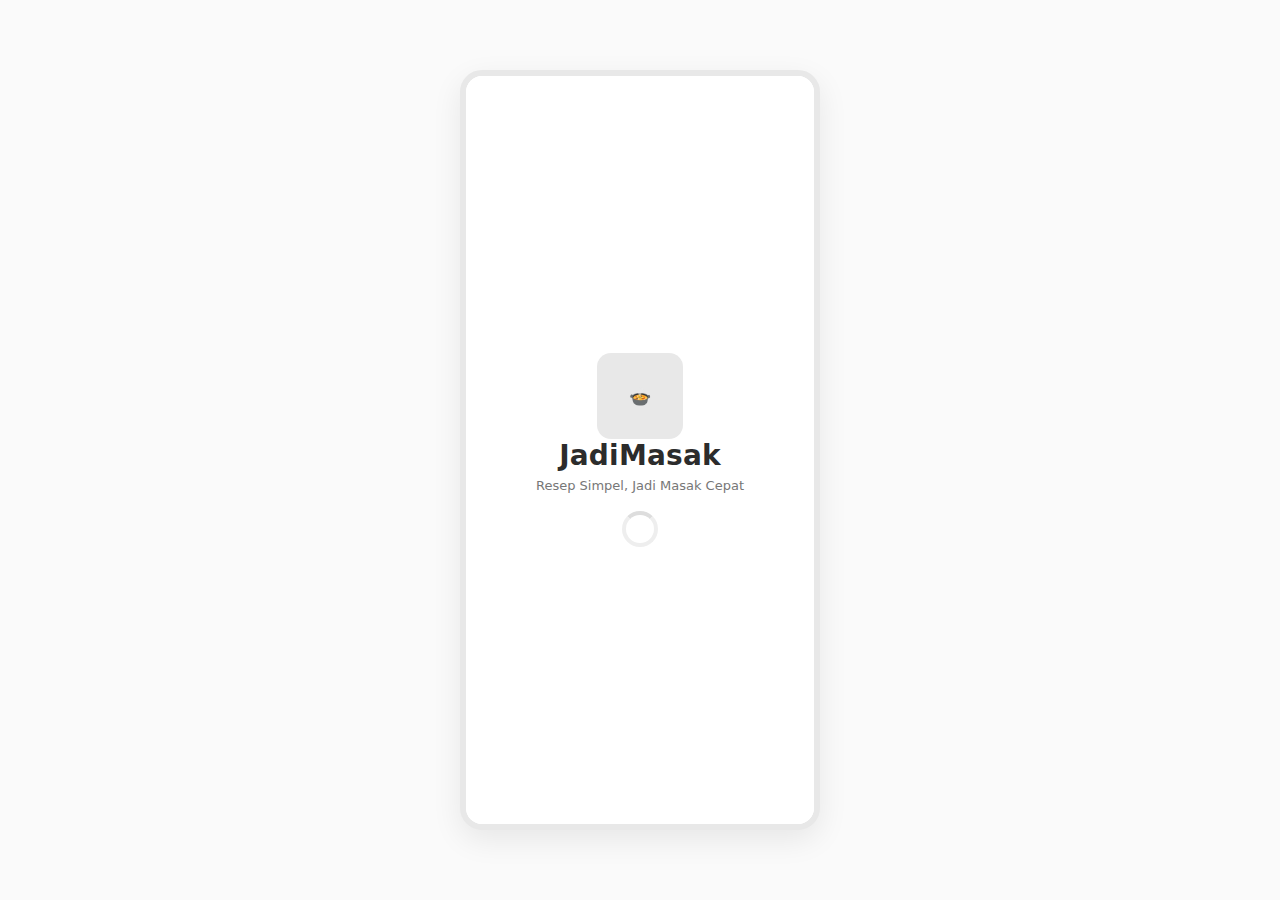
<file: index.html>
<!doctype html>
<html lang="id">
<head>
<meta charset="utf-8" />
<meta name="viewport" content="width=device-width,initial-scale=1" />
<title>JadiMasak — Lo-Fi Prototype</title>
<link rel="stylesheet" href="css/style.css">
</head>
<body>

<div class="device" role="application" aria-label="JadiMasak Prototype">

  <!-- SPLASH -->
  <div id="splash" class="screen splash active" aria-hidden="false">
    <div style="display:flex;flex-direction:column;align-items:center;">
      <div class="logo" aria-hidden="true">🍲</div>
      <div class="appname">JadiMasak</div>
      <div class="tagline">Resep Simpel, Jadi Masak Cepat</div>
      <div class="spinner" aria-hidden="true"></div>
    </div>
  </div>

  <!-- HOME -->
  <div id="home" class="screen" aria-hidden="true">
    <div class="topbar">
      <div class="title">JadiMasak</div>
      <div class="icon" id="btn-fav-home" title="Favorites" aria-label="Buka favorit">❤</div>
    </div>

    <div class="searchWrap">
      <input id="searchInput" class="search" placeholder="Cari resep..." aria-label="Cari resep" />
    </div>

    <div class="chips" id="chipContainer" role="tablist" aria-label="Filter kategori"></div>
    <div class="list" id="recipeGrid" aria-live="polite"></div>
  </div>

  <!-- DETAIL -->
  <div id="detail" class="screen" aria-hidden="true">
    <div class="topbar" style="padding-bottom:6px;">
      <div class="title" id="detailTitle">Recipe Title</div>
      <div style="display:flex;gap:8px;">
        <div class="icon" id="detailFav">♡</div>
        <div class="icon" id="backFromDetail" title="Kembali">←</div>
      </div>
    </div>

    <div class="detailContent" id="detailContent">
      <div class="detailThumb" id="detailThumb" role="img" aria-label="Foto resep"></div>
      <div class="meta">
        <small class="gray" id="detailCategory">Kategori</small>
      </div>

      <div>
        <div class="sectionTitle">Bahan:</div>
        <ul id="ingredients" class="listBulleted"></ul>
      </div>

      <div>
        <div class="sectionTitle">Langkah:</div>
        <ol id="steps" class="steps"></ol>
      </div>
    </div>

    <div class="actionBar">
      <button class="btn" id="shareBtn">Share</button>
      <button class="btn" id="favToggleDetail">Tambahkan ke Favorit</button>
    </div>
  </div>

  <!-- FAVORITES -->
  <div id="favorites" class="screen" aria-hidden="true">
    <div class="topbar">
      <div class="title">Favorit</div>
      <div class="icon" id="closeFavorites" title="Tutup">✕</div>
    </div>
    <div class="favList" id="favList"></div>
  </div>

</div>

<script src="js/app.js"></script>
</body>
</html>
</file>
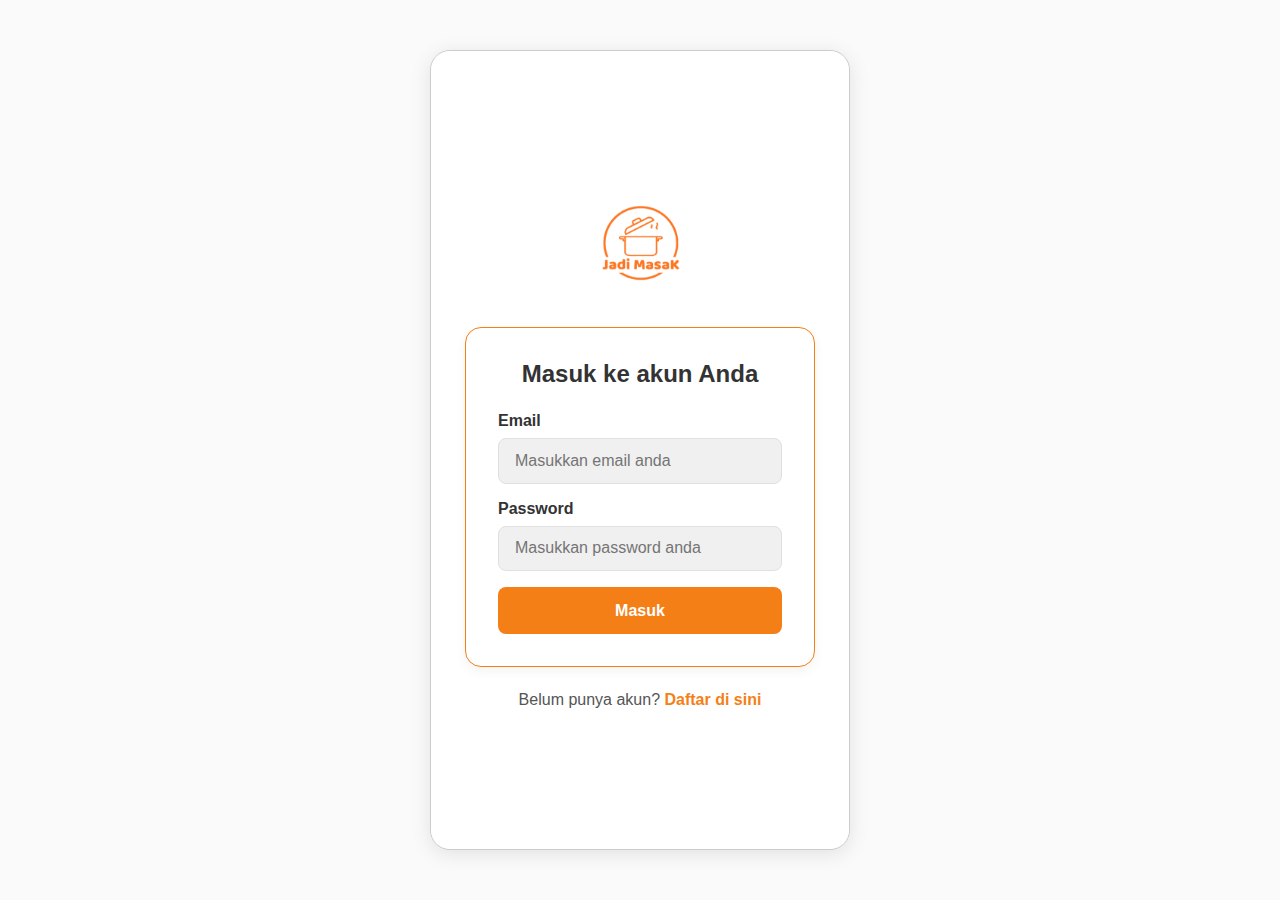
<file: UI-UX/index.html>
<!DOCTYPE html>
<html lang="id">
  <head>
    <meta charset="UTF-8" />
    <meta name="viewport" content="width=device-width, initial-scale=1.0" />
    <title>Masuk - Jadi Masak</title>
    <link rel="stylesheet" href="style.css" />
    <link
      rel="stylesheet"
      href="https://cdnjs.cloudflare.com/ajax/libs/font-awesome/6.0.0-beta3/css/all.min.css"
    />
  </head>
  <body>
    <div class="app-container">
      <main class="page-content-auth">
        <div class="auth-container">
          <div class="logo-container">
            <img src="Gambar/Logo.png" alt="Logo Jadi Masak" />
          </div>

          <div class="auth-form">
            <h2>Masuk ke akun Anda</h2>
            <form id="login-form">
              <div class="form-group">
                <label for="email">Email</label>
                <input
                  type="email"
                  id="email"
                  placeholder="Masukkan email anda"
                  required
                />
              </div>
              <div class="form-group">
                <label for="password">Password</label>
                <input
                  type="password"
                  id="password"
                  placeholder="Masukkan password anda"
                  required
                />
              </div>
              <button type="submit" class="btn btn-primary">Masuk</button>
            </form>
          </div>

          <p class="auth-switch">
            Belum punya akun? <a id="btn-goto-daftar">Daftar di sini</a>
          </p>
        </div>
      </main>
    </div>
    <script src="script.js"></script>
  </body>
</html>
</file>
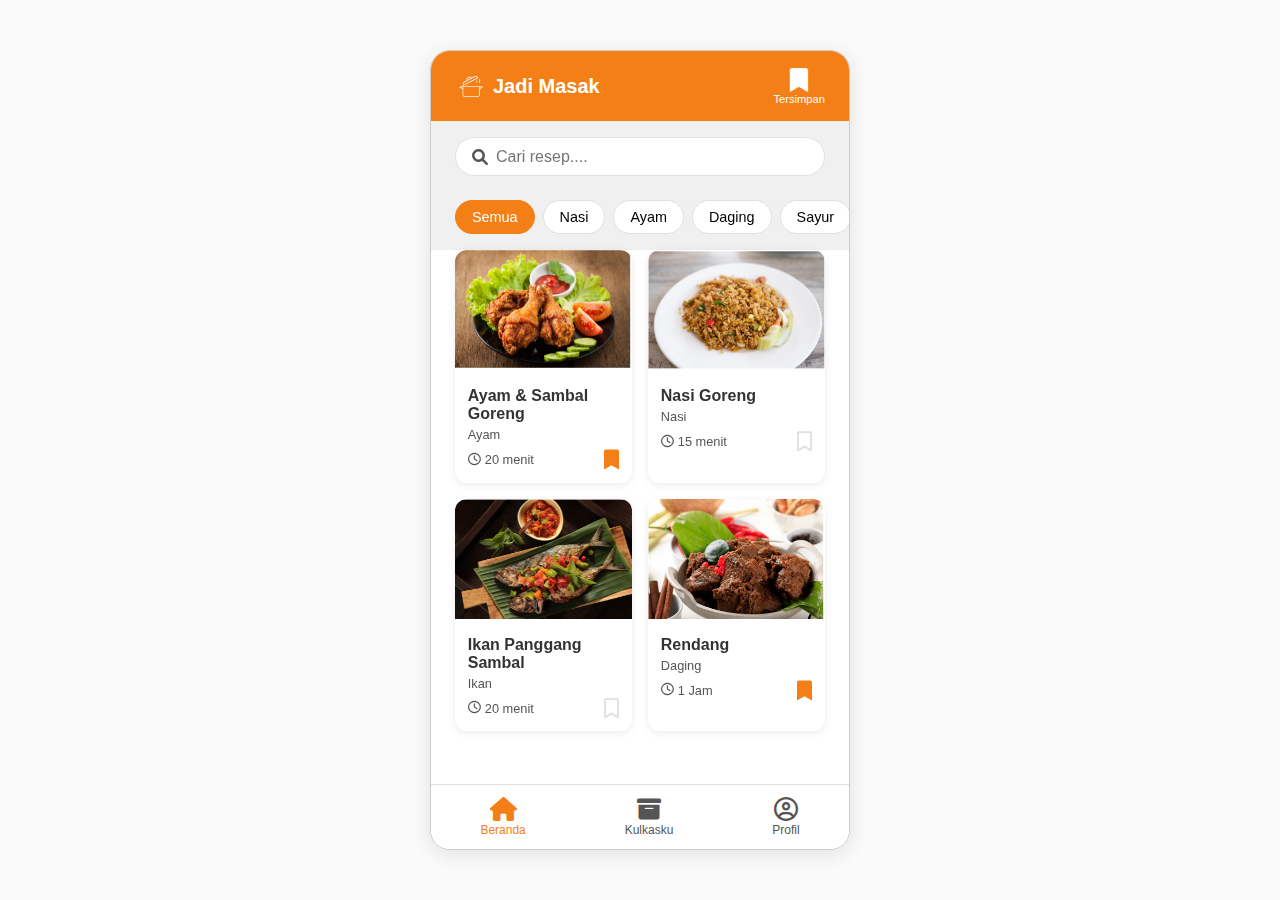
<file: UI-UX/beranda.html>
<!DOCTYPE html>
<html lang="id">
  <head>
    <meta charset="UTF-8" />
    <meta name="viewport" content="width=device-width, initial-scale=1.0" />
    <title>Beranda - Jadi Masak</title>
    <link rel="stylesheet" href="style.css" />
    <link
      rel="stylesheet"
      href="https://cdnjs.cloudflare.com/ajax/libs/font-awesome/6.0.0-beta3/css/all.min.css"
    />
  </head>
  <body>
    <div class="app-container">
      <header class="app-header">
        <div class="header-title">
        <img src="Gambar/logooo.png" alt="Logo" />
        <span>Jadi Masak</span>
        </div>
        <div class="header-icon" id="btn-goto-simpan">
          <i class="fa-solid fa-bookmark"></i>
          <span>Tersimpan</span>
        </div>
      </header>

      <main class="page-content">
        <div class="search-container">
          <div class="search-bar">
            <i class="fa-solid fa-search"></i>
            <input type="text" placeholder="Cari resep...." />
          </div>
        </div>
        
        <div class="category-tabs">
          <span class="tab-item active">Semua</span>
          <span class="tab-item">Nasi</span>
          <span class="tab-item">Ayam</span>
          <span class="tab-item">Daging</span>
          <span class="tab-item">Sayur</span>
          <span class="tab-item">Seafood</span>
        </div>

        <div class="recipe-grid">
            <a href="detail.html" class="recipe-card">
            <img src="Gambar/AYam goreng.png" alt="Ayam Goreng" />
            <div class="recipe-card-content">
                <h3>Ayam & Sambal Goreng</h3>
                <p>Ayam</p>
                <div class="recipe-card-footer">
                <span class="time"><i class="fa-regular fa-clock"></i> 20 menit</span>
                <i class="fa-solid fa-bookmark save-icon saved"></i>
                </div>
            </div>
            </a>
          <a href="detail.html" class="recipe-card">
            <img src="Gambar/Nasi goreng.png" alt="Nasi Goreng" />
            <div class="recipe-card-content">
              <h3>Nasi Goreng</h3>
              <p>Nasi</p>
              <div class="recipe-card-footer">
                <span class="time"><i class="fa-regular fa-clock"></i> 15 menit</span>
                <i class="fa-regular fa-bookmark save-icon"></i>
              </div>
            </div>
          </a>
          <a href="detail.html" class="recipe-card">
            <img src="Gambar/Ikan bakar.png" alt="Ikan Panggang" />
            <div class="recipe-card-content">
              <h3>Ikan Panggang Sambal</h3>
              <p>Ikan</p>
              <div class="recipe-card-footer">
                <span class="time"><i class="fa-regular fa-clock"></i> 20 menit</span>
                <i class="fa-regular fa-bookmark save-icon"></i>
              </div>
            </div>
          </a>
          <a href="detail.html" class="recipe-card">
            <img src="Gambar/Rendang.png" alt="Rendang" />
            <div class="recipe-card-content">
              <h3>Rendang</h3>
              <p>Daging</p>
              <div class="recipe-card-footer">
                <span class="time"><i class="fa-regular fa-clock"></i> 1 Jam</span>
                <i class="fa-solid fa-bookmark save-icon saved"></i>
              </div>
            </div>
          </a>
          </div>
      </main>

      <nav class="bottom-nav">
        <a href="beranda.html" class="nav-item active">
          <i class="fa-solid fa-house"></i>
          <span>Beranda</span>
        </a>
        <a href="kulkasku.html" class="nav-item">
          <i class="fa-solid fa-box-archive"></i>
          <span>Kulkasku</span>
        </a>
        <a href="profil.html" class="nav-item">
          <i class="fa-regular fa-user-circle"></i>
          <span>Profil</span>
        </a>
      </nav>
    </div>
    <script src="script.js"></script>
  </body>
</html>
</file>
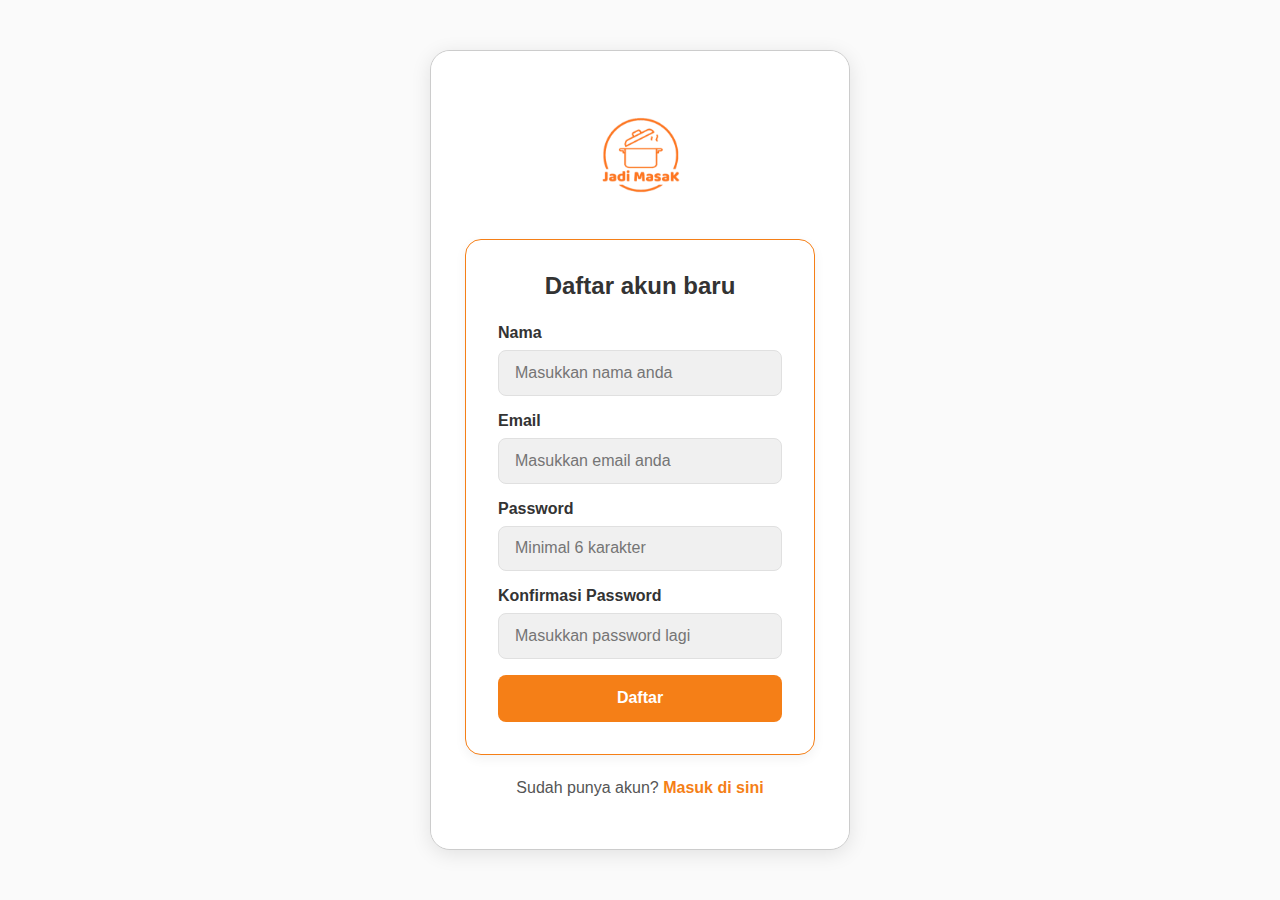
<file: UI-UX/daftar.html>
<!DOCTYPE html>
<html lang="id">
  <head>
    <meta charset="UTF-8" />
    <meta name="viewport" content="width=device-width, initial-scale=1.0" />
    <title>Daftar Akun - Jadi Masak</title>
    <link rel="stylesheet" href="style.css" />
    <link
      rel="stylesheet"
      href="https://cdnjs.cloudflare.com/ajax/libs/font-awesome/6.0.0-beta3/css/all.min.css"
    />
  </head>
  <body>
    <div class="app-container">
      <main class="page-content-auth">
        <div class="auth-container">
          <div class="logo-container">
            <img src="Gambar/Logo.png" alt="Logo Jadi Masak" />
          </div>

          <div class="auth-form">
            <h2>Daftar akun baru</h2>
            <form id="register-form">
              <div class="form-group">
                <label for="nama">Nama</label>
                <input
                  type="text"
                  id="nama"
                  placeholder="Masukkan nama anda"
                  required
                />
              </div>
              <div class="form-group">
                <label for="email">Email</label>
                <input
                  type="email"
                  id="email"
                  placeholder="Masukkan email anda"
                  required
                />
              </div>
              <div class="form-group">
                <label for="password">Password</label>
                <input
                  type="password"
                  id="password"
                  placeholder="Minimal 6 karakter"
                  required
                />
              </div>
              <div class="form-group">
                <label for="konfirmasi-password">Konfirmasi Password</label>
                <input
                  type="password"
                  id="konfirmasi-password"
                  placeholder="Masukkan password lagi"
                  required
                />
              </div>
              <button type="submit" class="btn btn-primary">Daftar</button>
            </form>
          </div>

          <p class="auth-switch">
            Sudah punya akun? <a id="btn-goto-login">Masuk di sini</a>
          </p>
        </div>
      </main>
    </div>
    <script src="script.js"></script>
  </body>
</html>
</file>
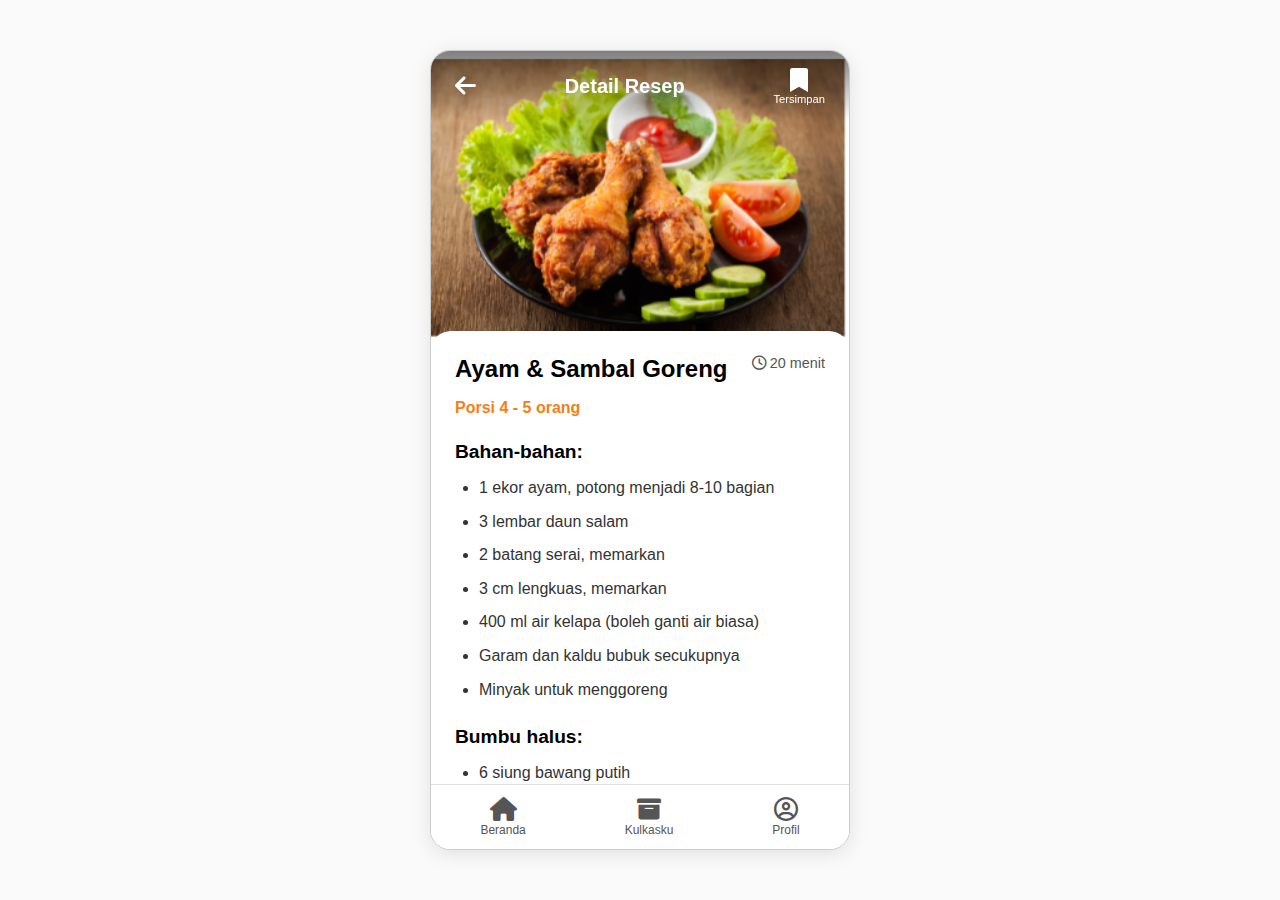
<file: UI-UX/detail.html>
<!DOCTYPE html>
<html lang="id">
<head>
    <meta charset="UTF-8">
    <meta name="viewport" content="width=device-width, initial-scale=1.0">
    <title>Detail Resep - Jadi Masak</title>
    <link rel="stylesheet" href="style.css">
    <link rel="stylesheet" href="https://cdnjs.cloudflare.com/ajax/libs/font-awesome/6.0.0-beta3/css/all.min.css">
</head>
<body>
    <div class="app-container">
        
        <header class="detail-header">
            <div class="back-icon" id="btn-back">
                <i class="fa-solid fa-arrow-left"></i>
            </div>
            <div class="header-title">
              <span>Detail Resep</span>
            </div>
            <div class="header-icon" id="btn-goto-simpan-detail">
              <i class="fa-solid fa-bookmark"></i>
              <span>Tersimpan</span>
            </div>
        </header>

        <main class="page-content" style="padding-bottom: 0;">
            <div class="image-slider">
                <img src="Gambar/AYam goreng.png" alt="Ayam Goreng">
                <div class="slider-dots">
                    <span class="dot active"></span>
                    <span class="dot"></span>
                    <span class="dot"></span>
                </div>
            </div>

            <div class="recipe-content">
                <div class="recipe-title">
                    <h1>Ayam & Sambal Goreng</h1>
                    <span class="time"><i class="fa-regular fa-clock"></i> 20 menit</span>
                </div>
                <p class="portion">Porsi 4 - 5 orang</p>

                <div class="recipe-section">
                    <h3>Bahan-bahan:</h3>
                    <ul>
                        <li>1 ekor ayam, potong menjadi 8-10 bagian</li>
                        <li>3 lembar daun salam</li>
                        <li>2 batang serai, memarkan</li>
                        <li>3 cm lengkuas, memarkan</li>
                        <li>400 ml air kelapa (boleh ganti air biasa)</li>
                        <li>Garam dan kaldu bubuk secukupnya</li>
                        <li>Minyak untuk menggoreng</li>
                    </ul>
                </div>

                <div class="recipe-section">
                    <h3>Bumbu halus:</h3>
                    <ul>
                        <li>6 siung bawang putih</li>
                        <li>8 butir bawang merah</li>
                        <li>3 butir kemiri, sangrai</li>
                        <li>2 cm kunyit</li>
                        <li>2 cm jahe</li>
                        <li>1 sdt ketumbar</li>
                        <li>Garam secukupnya</li>
                    </ul>
                </div>

                <div class="recipe-section">
                    <h3>Cara memasak:</h3>
                    <ol>
                        <li>Haluskan semua bumbu halus.</li>
                        <li>Tumis bumbu halus bersama daun salam, serai, dan lengkuas hingga harum.</li>
                        <li>Masukkan potongan ayam, aduk hingga ayam berubah warna.</li>
                        <li>Tuang air kelapa, beri garam dan kaldu bubuk. Masak hingga ayam empuk dan air menyusut.</li>
                        <li>Goreng ayam dalam minyak panas hingga kecoklatan. Angkat dan tiriskan.</li>
                        <li>Sajikan dengan sambal goreng favorit Anda.</li>
                    </ol>
                </div>
            </div>
        </main>
        
        <nav class="bottom-nav">
            <a href="beranda.html" class="nav-item">
              <i class="fa-solid fa-house"></i>
              <span>Beranda</span>
            </a>
            <a href="kulkasku.html" class="nav-item">
              <i class="fa-solid fa-box-archive"></i>
              <span>Kulkasku</span>
            </a>
            <a href="profil.html" class="nav-item">
              <i class="fa-regular fa-user-circle"></i>
              <span>Profil</span>
            </a>
        </nav>
    </div>
    <script src="script.js"></script>
</body>
</html>
</file>
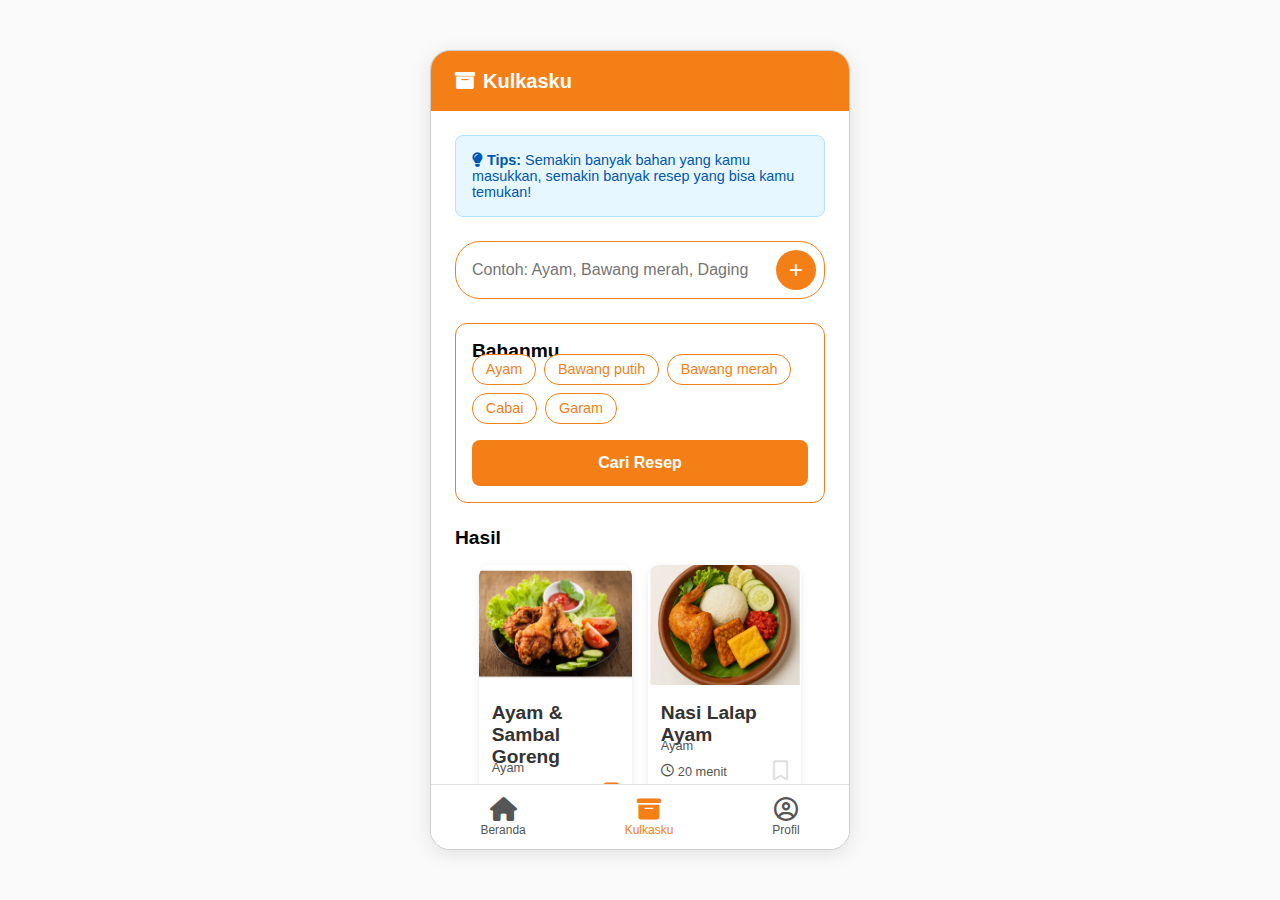
<file: UI-UX/kulkasku.html>
<!DOCTYPE html>
<html lang="id">
  <head>
    <meta charset="UTF-8" />
    <meta name="viewport" content="width=device-width, initial-scale=1.0" />
    <title>Kulkasku - Jadi Masak</title>
    <link rel="stylesheet" href="style.css" />
    <link
      rel="stylesheet"
      href="https://cdnjs.cloudflare.com/ajax/libs/font-awesome/6.0.0-beta3/css/all.min.css"
    />
  </head>
  <body>
    <div class="app-container">
      <header class="app-header">
        <div class="header-title">
          <i class="fa-solid fa-box-archive"></i>
          <span>Kulkasku</span>
        </div>
      </header>

      <main class="page-content">
        <div class="kulkasku-container">
          <div class="tips-box">
            <i class="fa-solid fa-lightbulb"></i>
            <strong>Tips:</strong> Semakin banyak bahan yang kamu masukkan,
            semakin banyak resep yang bisa kamu temukan!
          </div>

          <div class="ingredient-input-container">
            <input type="text" placeholder="Contoh: Ayam, Bawang merah, Daging" />
            <button class="btn-add">+</button>
          </div>

          <div class="bahanmu-container">
            <h3>Bahanmu</h3>
            <div class="tag-list">
              <span class="tag">Ayam</span>
              <span class="tag">Bawang putih</span>
              <span class="tag">Bawang merah</span>
              <span class="tag">Cabai</span>
              <span class="tag">Garam</span>
            </div>
            <button class="btn btn-primary">Cari Resep</button>
          </div>

          <h3>Hasil</h3>
          
          <div class="recipe-grid">
            <a href="detail.html" class="recipe-card">
              <img src="Gambar/AYam goreng.png" alt="Ayam Goreng" />
              <div class="recipe-card-content">
                <h3>Ayam & Sambal Goreng</h3>
                <p>Ayam</p>
                <div class="recipe-card-footer">
                  <span class="time"><i class="fa-regular fa-clock"></i> 20 menit</span>
                  <i class="fa-solid fa-bookmark save-icon saved"></i>
                </div>
              </div>
            </a>
            <a href="detail.html" class="recipe-card">
              <img src="Gambar/Nasi lalap ayam.png" alt="Nasi Lalap" />
              <div class="recipe-card-content">
                <h3>Nasi Lalap Ayam</h3>
                <p>Ayam</p>
                <div class="recipe-card-footer">
                  <span class="time"><i class="fa-regular fa-clock"></i> 20 menit</span>
                  <i class="fa-regular fa-bookmark save-icon"></i>
                </div>
              </div>
            </a>
          </div>

        </div>
      </main>

      <nav class="bottom-nav">
        <a href="beranda.html" class="nav-item">
          <i class="fa-solid fa-house"></i>
          <span>Beranda</span>
        </a>
        <a href="kulkasku.html" class="nav-item active">
          <i class="fa-solid fa-box-archive"></i>
          <span>Kulkasku</span>
        </a>
        <a href="profil.html" class="nav-item">
          <i class="fa-regular fa-user-circle"></i>
          <span>Profil</span>
        </a>
      </nav>
    </div>
    <script src="script.js"></script>
  </body>
</html>
</file>
<file: UI-UX/style.css>
/* style.css (BERSIH DAN SUDAH DIPERBAIKI) */

/* --- Global & Variabel --- */
:root {
  --primary-color: #f57f17; /* Warna oranye utama */
  --light-gray: #f0f0f0; /* Abu-abu untuk background */
  --medium-gray: #e0e0e0; /* Abu-abu untuk input/border */
  --dark-gray: #555; /* Teks abu-abu */
  --text-color: #333; /* Teks hitam */
  --white: #ffffff;
}

* {
  margin: 0;
  padding: 0;
  box-sizing: border-box;
  font-family: -apple-system, BlinkMacSystemFont, "Segoe UI", Roboto, Helvetica,
    Arial, sans-serif;
}

body {
  background-color: #fafafa;
  display: flex;
  justify-content: center;
  align-items: center;
  min-height: 100vh;
}

/* --- Wrapper Aplikasi (Mensimulasikan HP) --- */
.app-container {
  width: 100%;
  max-width: 420px; /* Lebar umum HP */
  height: 90vh;
  max-height: 800px;
  background-color: var(--light-gray);
  border: 1px solid #ccc;
  border-radius: 20px;
  box-shadow: 0 4px 20px rgba(0, 0, 0, 0.1);
  display: flex;
  flex-direction: column;
  overflow: hidden;
  position: relative;
}

.page-content {
  flex-grow: 1; /* Mengisi ruang tersisa */
  overflow-y: auto; /* Hanya konten yang bisa di-scroll */
  padding-bottom: 70px; /* Ruang untuk bottom-nav */
  background-color: var(--white);
}

.page-content-auth {
  /* Untuk halaman login/daftar */
  flex-grow: 1;
  overflow-y: auto;
  display: flex;
  flex-direction: column;
  align-items: center;
  padding: 2rem;
  background-color: var(--white);
}

/* --- Halaman Auth (Login & Daftar) --- */
.auth-container {
  width: 100%;
  max-width: 350px;
  margin: auto 0;
  display: flex;
  flex-direction: column;
  align-items: center;
}

.logo-container {
  margin-bottom: 2rem;
  text-align: center;
}

.logo-container img {
  width: 100px;
  height: 100px;
  /* Ganti dengan URL logo Anda */
}

.auth-form {
  width: 100%;
  background-color: var(--white);
  border: 1.5px solid var(--primary-color);
  border-radius: 16px;
  padding: 2rem;
  box-shadow: 0 4px 12px rgba(0, 0, 0, 0.05);
}

.auth-form h2 {
  text-align: center;
  margin-bottom: 1.5rem;
  color: var(--text-color);
  font-weight: 600;
}

.form-group {
  margin-bottom: 1rem;
}

.form-group label {
  display: block;
  margin-bottom: 0.5rem;
  font-weight: 600;
  color: var(--text-color);
}

.form-group input {
  width: 100%;
  padding: 0.8rem 1rem;
  border: 1px solid var(--medium-gray);
  background-color: var(--light-gray);
  border-radius: 8px;
  font-size: 1rem;
}

.btn {
  width: 100%;
  padding: 0.9rem;
  border: none;
  border-radius: 8px;
  font-size: 1rem;
  font-weight: 700;
  cursor: pointer;
  transition: background-color 0.3s ease;
}

.btn-primary {
  background-color: var(--primary-color);
  color: var(--white);
}

.btn-primary:hover {
  background-color: #e67315;
}

.auth-switch {
  text-align: center;
  margin-top: 1.5rem;
  color: var(--dark-gray);
}

.auth-switch a {
  color: var(--primary-color);
  font-weight: 700;
  text-decoration: none;
  cursor: pointer;
}

/* --- Header Utama (Oranye) --- */
.app-header {
  background-color: var(--primary-color);
  color: var(--white);
  padding: 1rem 1.5rem;
  display: flex;
  justify-content: space-between;
  align-items: center;
  min-height: 60px;
  position: sticky;
  top: 0;
  z-index: 10;
}

.app-header .header-title {
  display: flex;
  align-items: center;
  gap: 0.5rem;
  font-size: 1.25rem;
  font-weight: 700;
}

.app-header .header-title img {
  width: 30px;
  height: 30px;
  object-fit: contain;
}

.app-header .header-icon {
  font-size: 1.5rem;
  text-align: center;
  cursor: pointer;
}
.app-header .header-icon span {
  display: block;
  font-size: 0.7rem;
  margin-top: -2px;
}

/* --- Navigasi Bawah --- */
.bottom-nav {
  position: absolute;
  bottom: 0;
  left: 0;
  right: 0;
  height: 65px;
  background-color: var(--white);
  border-top: 1px solid var(--medium-gray);
  display: flex;
  justify-content: space-around;
  align-items: center;
  z-index: 10;
}

.nav-item {
  display: flex;
  flex-direction: column;
  align-items: center;
  color: var(--dark-gray);
  font-size: 0.75rem;
  cursor: pointer;
  text-decoration: none;
}

.nav-item i {
  font-size: 1.5rem;
  margin-bottom: 2px;
}

.nav-item.active {
  color: var(--primary-color);
}

/* --- Konten Beranda --- */
.search-container {
  padding: 1rem 1.5rem;
  background-color: var(--light-gray);
  /* position: sticky; <-- DIHAPUS agar posisi normal */
  /* top: 60px; <-- DIHAPUS */
  z-index: 9;
}

.search-bar {
  display: flex;
  align-items: center;
  background-color: var(--white);
  border-radius: 25px;
  padding: 0.6rem 1rem;
  border: 1px solid var(--medium-gray);
}

.search-bar i {
  color: var(--dark-gray);
  margin-right: 0.5rem;
}

.search-bar input {
  border: none;
  outline: none;
  font-size: 1rem;
  width: 100%;
  background: transparent;
}

.category-tabs {
  display: flex;
  gap: 0.5rem;
  padding: 0.5rem 1.5rem 1rem;
  overflow-x: auto;
  white-space: nowrap;
  background-color: var(--light-gray);
  /* Sembunyikan scrollbar */
  scrollbar-width: none; /* Firefox */
  -ms-overflow-style: none; /* IE/Edge */
}
.category-tabs::-webkit-scrollbar {
  display: none; /* Chrome/Safari */
}

.tab-item {
  padding: 0.5rem 1rem;
  border-radius: 20px;
  background-color: var(--white);
  border: 1px solid var(--medium-gray);
  font-size: 0.9rem;
  font-weight: 500;
  cursor: pointer;
  flex-shrink: 0;
}

.tab-item.active {
  background-color: var(--primary-color);
  color: var(--white);
  border-color: var(--primary-color);
}

.recipe-grid {
  display: grid;
  grid-template-columns: 1fr 1fr; /* 2 kolom */
  gap: 1rem;
  padding: 0 1.5rem 1.5rem;
}

.recipe-card {
  background-color: var(--white);
  border-radius: 12px;
  box-shadow: 0 2px 8px rgba(0, 0, 0, 0.08);
  overflow: hidden;
  cursor: pointer;
  text-decoration: none;
  color: var(--text-color);
}

.recipe-card img {
  width: 100%;
  height: 120px;
  object-fit: cover;
}

.recipe-card-content {
  padding: 0.8rem;
}

.recipe-card-content h3 {
  font-size: 1rem;
  font-weight: 600;
  margin-bottom: 0.25rem;
}

.recipe-card-content p {
  font-size: 0.8rem;
  color: var(--dark-gray);
  margin-bottom: 0.5rem;
}

.recipe-card-footer {
  display: flex;
  justify-content: space-between;
  align-items: center;
  font-size: 0.8rem;
  color: var(--dark-gray);
}

.recipe-card-footer .time {
  display: flex;
  align-items: center;
  gap: 0.25rem;
}

.recipe-card-footer .save-icon {
  font-size: 1.25rem;
  color: var(--medium-gray);
}
.recipe-card-footer .save-icon.saved {
  color: var(--primary-color);
}

/* --- Halaman Kulkasku --- */
.kulkasku-container {
  padding: 1.5rem;
  display: flex;
  flex-direction: column;
  gap: 1.5rem;
}

.tips-box {
  background-color: #e6f7ff;
  border: 1px solid #b3e0ff;
  color: #0056b3;
  padding: 1rem;
  border-radius: 8px;
  font-size: 0.9rem;
}

.ingredient-input-container {
  display: flex;
  gap: 0.5rem;
  border: 1.5px solid var(--primary-color);
  border-radius: 25px;
  padding: 0.5rem;
}

.ingredient-input-container input {
  flex-grow: 1;
  border: none;
  outline: none;
  font-size: 1rem;
  padding-left: 0.5rem;
}

.ingredient-input-container .btn-add {
  background-color: var(--primary-color);
  color: var(--white);
  border-radius: 50%;
  width: 40px;
  height: 40px;
  display: flex;
  justify-content: center;
  align-items: center;
  font-size: 1.5rem;
  border: none;
  cursor: pointer;
}

.bahanmu-container {
  border: 1.5px solid var(--primary-color);
  border-radius: 12px;
  padding: 1rem;
}

.bahanmu-container h3 {
  margin-bottom: 1rem;
}

.tag-list {
  display: flex;
  flex-wrap: wrap;
  gap: 0.5rem;
  margin-bottom: 1rem;
}

.tag {
  background-color: var(--white);
  border: 1px solid var(--primary-color);
  color: var(--primary-color);
  padding: 0.4rem 0.8rem;
  border-radius: 15px;
  font-size: 0.9rem;
}

.kulkasku-container h3 {
  font-size: 1.2rem;
  font-weight: 600;
  margin-bottom: -0.5rem;
}

/* --- Halaman Profil --- */
.profil-container {
  padding: 1.5rem;
  display: flex;
  flex-direction: column;
  gap: 1.5rem;
}

.profile-info-card,
.activity-card {
  background-color: var(--white);
  border: 1.5px solid var(--primary-color);
  border-radius: 12px;
  padding: 1.5rem;
}

.profile-info-card {
  display: flex;
  align-items: center;
  gap: 1rem;
}

.profile-info-card img {
  width: 70px;
  height: 70px;
  border-radius: 50%;
  border: 3px solid var(--primary-color);
}

.profile-info-card .user-details h3 {
  font-size: 1.2rem;
  font-weight: 600;
  color: var(--text-color);
}

.profile-info-card .user-details p {
  font-size: 0.9rem;
  color: var(--dark-gray);
}

.activity-card {
  text-align: center;
}

.activity-card h3 {
  font-size: 1.1rem;
  font-weight: 600;
  margin-bottom: 1rem;
}

.activity-stats {
  display: flex;
  justify-content: space-around;
}

.stat-item {
  display: flex;
  flex-direction: column;
}

.stat-item .number {
  font-size: 2rem;
  font-weight: 700;
  color: var(--primary-color);
}

.stat-item .label {
  font-size: 0.9rem;
  color: var(--dark-gray);
}

.btn-logout {
  background-color: #d9534f; /* Warna merah */
  color: var(--white);
}

.app-version {
  text-align: center;
  margin-top: 2rem;
  color: var(--dark-gray);
  font-size: 0.9rem;
}
.app-version img {
  width: 24px;
  height: 24px;
  vertical-align: middle;
}

/* --- Halaman Detail Resep --- */
.detail-header {
  position: absolute; /* Tumpuk di atas gambar */
  top: 0;
  left: 0;
  right: 0;
  background: linear-gradient(to bottom, rgba(0, 0, 0, 0.5), rgba(0, 0, 0, 0));
  color: var(--white);
  padding: 1rem 1.5rem;
  display: flex;
  justify-content: space-between;
  align-items: center;
  min-height: 60px;
  z-index: 11;
}

.detail-header .back-icon {
  font-size: 1.5rem;
  cursor: pointer;
}

.detail-header .header-title {
  font-size: 1.25rem;
  font-weight: 700;
}

.detail-header .header-icon {
  font-size: 1.5rem;
  text-align: center;
  cursor: pointer;
}
.detail-header .header-icon span {
  display: block;
  font-size: 0.7rem;
  margin-top: -2px;
}

.image-slider {
  width: 100%;
  height: 300px;
  position: relative;
}

.image-slider img {
  width: 100%;
  height: 100%;
  object-fit: cover;
}

.slider-dots {
  position: absolute;
  bottom: 10px;
  left: 50%;
  transform: translateX(-50%);
  display: flex;
  gap: 0.5rem;
}

.dot {
  width: 10px;
  height: 10px;
  border-radius: 50%;
  background-color: rgba(255, 255, 255, 0.5);
}

.dot.active {
  background-color: var(--primary-color);
}

.recipe-content {
  padding: 1.5rem;
  border-top-left-radius: 20px;
  border-top-right-radius: 20px;
  background-color: var(--white);
  margin-top: -20px; /* Tarik ke atas menutupi gambar */
  position: relative;
  z-index: 5;
}

.recipe-title {
  display: flex;
  justify-content: space-between;
  align-items: flex-start;
  margin-bottom: 1rem;
}

.recipe-title h1 {
  font-size: 1.5rem;
  font-weight: 700;
}

.recipe-title .time {
  display: flex;
  align-items: center;
  gap: 0.25rem;
  color: var(--dark-gray);
  font-size: 0.9rem;
  flex-shrink: 0; /* Jangan mengecil */
  margin-left: 1rem;
}

.recipe-content .portion {
  font-size: 1rem;
  color: var(--primary-color);
  font-weight: 600;
  margin-bottom: 1.5rem;
}

.recipe-section {
  margin-bottom: 1.5rem;
}

.recipe-section h3 {
  font-size: 1.2rem;
  font-weight: 600;
  margin-bottom: 0.75rem;
}

.recipe-section ul,
.recipe-section ol {
  padding-left: 1.5rem;
  font-size: 1rem;
  line-height: 1.6;
  color: var(--text-color);
}

.recipe-section li {
  margin-bottom: 0.5rem;
}
</file>
<file: css/style.css>
/* ----- Reset & base ----- */
*{box-sizing:border-box}
html,body{height:100%;margin:0;font-family:Inter,system-ui,-apple-system,Segoe UI,Roboto,"Helvetica Neue",Arial;}
body{background:#fafafa;color:#222;display:flex;align-items:center;justify-content:center;padding:20px;}
.device { width:360px; height:760px; border-radius:22px; background:#fff; box-shadow:0 10px 30px rgba(0,0,0,0.08); overflow:hidden; position:relative; border:6px solid #e8e8e8; }

/* ----- App shell ----- */
.screen { width:100%; height:100%; display:none; flex-direction:column; background:#fff; }
.screen.active { display:flex; }

/* ----- Splash ----- */
.splash { align-items:center; justify-content:center; text-align:center; gap:16px; padding:40px; }
.logo { width:86px; height:86px; border-radius:14px; background:#e8e8e8; display:flex; align-items:center; justify-content:center; font-weight:700; color:#333; font-size:18px; }
.appname { font-size:28px; font-weight:700; letter-spacing:0.2px; color:#2c2c2c; }
.tagline { color:#777; font-size:13px; margin-top:6px; }
.spinner { width:36px; height:36px; border-radius:50%; border:4px solid #eee; border-top-color:#ddd; margin-top:18px; animation:spin 1s linear infinite; }
@keyframes spin{to{transform:rotate(360deg)}}

/* ----- Topbar ----- */
.topbar { padding:18px 16px 8px 16px; display:flex; align-items:center; justify-content:space-between; gap:8px; border-bottom:1px solid #f0f0f0; }
.title { font-size:22px; font-weight:700; color:#2b2b2b; }
.icon { width:36px;height:36px;border-radius:10px;background:#f2f2f2;display:flex;align-items:center;justify-content:center;color:#777;font-size:18px; }

/* ----- Search & tabs ----- */
.searchWrap { padding:12px 16px 8px 16px; display:flex; gap:8px; }
.search { flex:1; background:#f6f6f6; border-radius:12px; padding:10px 12px; font-size:14px; border:1px solid #f0f0f0; color:#444; }
.chips { padding:6px 16px; display:flex; gap:8px; overflow:auto; }
.chip { background:#f4f4f4; padding:8px 12px; border-radius:999px; font-size:13px; color:#444; border:1px solid #eee; white-space:nowrap; cursor:pointer; }
.chip.active { background:#eaeaea; font-weight:600; }

/* ----- Grid list ----- */
.list { padding:12px 12px 80px 12px; display:grid; grid-template-columns: 1fr 1fr; gap:12px; overflow:auto; flex:1; }
.card { background:#fff; border-radius:12px; padding:8px; border:1px solid #f0f0f0; display:flex; flex-direction:column; gap:8px; min-height:120px; }
.thumb { height:96px; background:#ededed; border-radius:8px; display:block; }
.card h4{ margin:0; font-size:14px; color:#222; }
.meta{ font-size:12px; color:#7a7a7a; margin-top:4px; display:flex; justify-content:space-between; align-items:center; }
.fav-btn { width:36px; height:36px; border-radius:8px; background:#f8f8f8; display:flex; align-items:center; justify-content:center; cursor:pointer; border:1px solid #f0f0f0; }

/* ----- Detail ----- */
.detailContent { padding:12px 16px 100px 16px; overflow:auto; display:flex; flex-direction:column; gap:12px; }
.detailThumb { width:100%; height:180px; background:#e9e9e9; border-radius:10px; }
.sectionTitle { font-weight:700; font-size:15px; margin-top:8px; }
.listBulleted { padding-left:16px; color:#444; }
.steps { color:#444; padding-left:4px; }
.actionBar { position:absolute; left:0; bottom:0; width:100%; padding:12px; background:linear-gradient(0deg, rgba(255,255,255,0.96), rgba(255,255,255,0.8)); display:flex; gap:12px; justify-content:space-between; border-top:1px solid #f0f0f0; }

/* ----- Favorites screen ----- */
.favList { padding:12px; display:flex; flex-direction:column; gap:10px; overflow:auto; flex:1; }
.favItem { display:flex; align-items:center; gap:12px; padding:10px; border-radius:10px; border:1px solid #f0f0f0; background:#fff; }

/* ----- Utilities ----- */
button.btn { padding:10px 14px; border-radius:10px; border:none; background:#eee; cursor:pointer; font-weight:600; }
.ghost { background:transparent; border:1px solid #eee; }
small.gray{ color:#888; font-size:12px; }

/* Scrollbars small */
.list::-webkit-scrollbar, .detailContent::-webkit-scrollbar, .favList::-webkit-scrollbar { height:6px; width:6px; }
.list::-webkit-scrollbar-thumb, .detailContent::-webkit-scrollbar-thumb, .favList::-webkit-scrollbar-thumb { background:#eee; border-radius:6px; }

/* Responsive-ish inside device */
@media (max-width:360px){
  .device{width:320px}
  .list{grid-template-columns:1fr 1fr}
}
</file>
